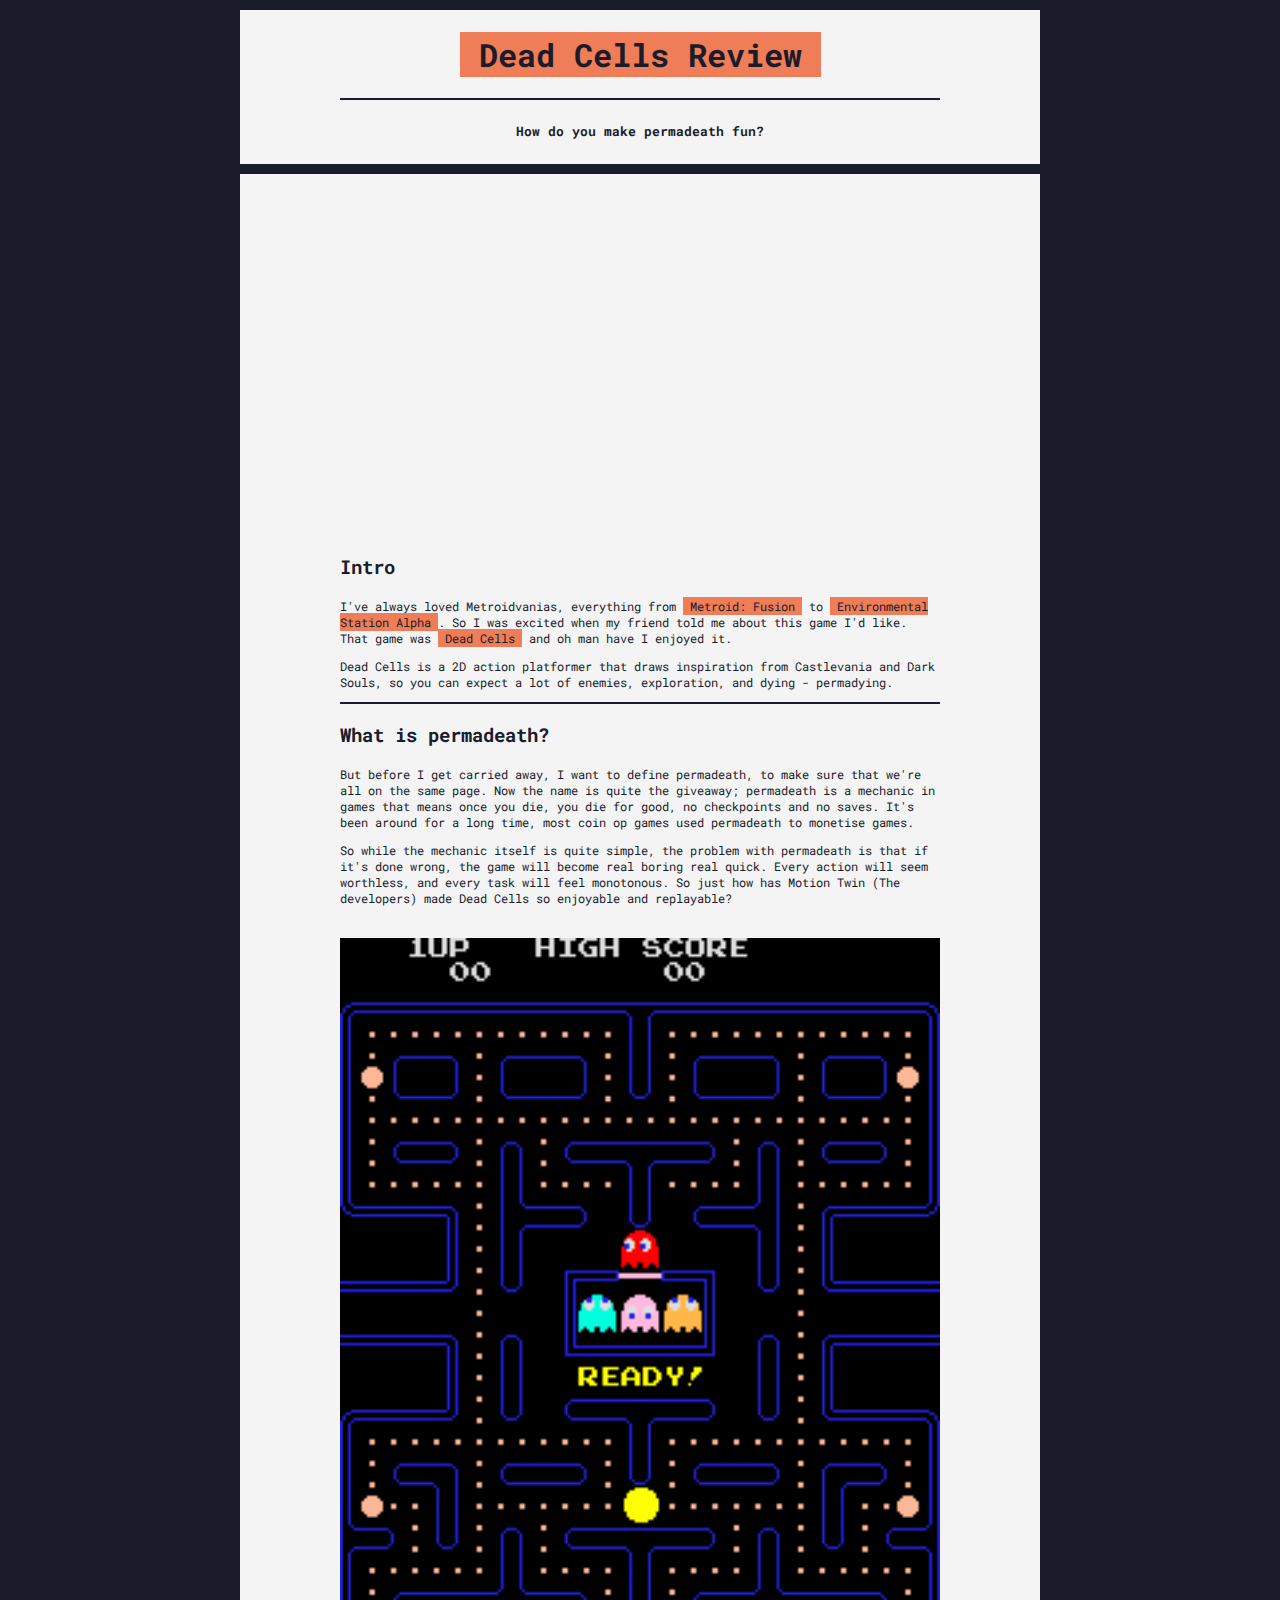
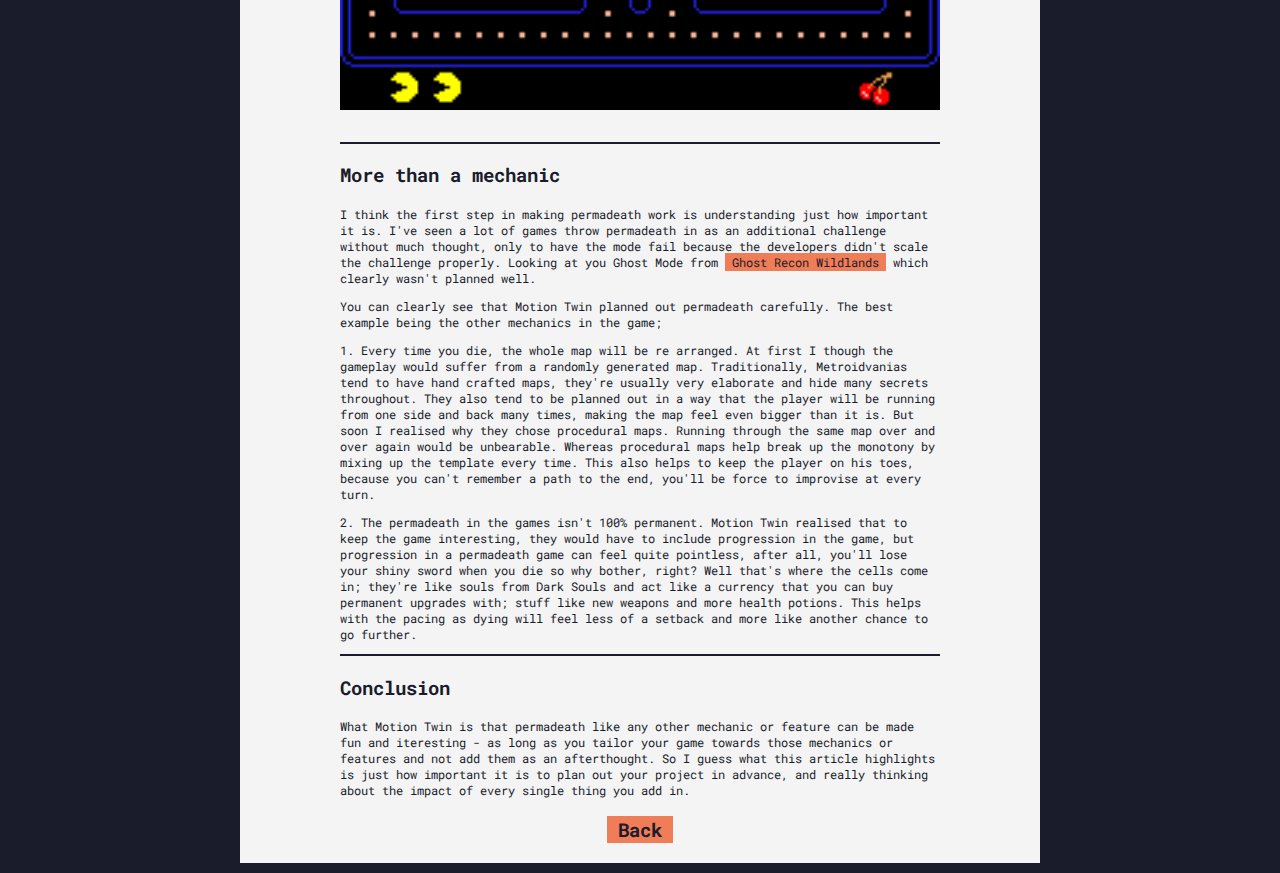
<file: articles/dead_cells_review.html>
<!DOCTYPE html>
<html lang="en">
<head>
	<meta charset="UTF-8">
	<title>Dead Cells Review | GVolve</title>
	<link rel="stylesheet" href="../styles/main.css">
    <link href="https://fonts.googleapis.com/css?family=Roboto+Mono:500,700" rel="stylesheet">
</head>
<body class="darkBg">
<div class="lightBg section">
    <h1><mark class="orangeBg">Dead Cells Review</mark></h1>
    <hr>
    <h5>How do you make permadeath fun?</h5>
</div>
<div class="lightBg section">
    <iframe class="borderOrange" width="560" height="315" src="https://www.youtube-nocookie.com/embed/Q1ZGq1mk1KM" allow="accelerometer; autoplay; encrypted-media; gyroscope; picture-in-picture" allowfullscreen></iframe>
    <div class="left">
        <h3>Intro</h3>
        <p>
            I've always loved Metroidvanias, everything from
            <a class="orangeBg" href="https://en.wikipedia.org/wiki/Metroid_Fusion">Metroid: Fusion</a> to
            <a class="orangeBg" href="https://store.steampowered.com/app/350070/Environmental_Station_Alpha/">Environmental Station Alpha</a>.
            So I was excited when my friend told me about this game I'd like. That game was
            <a class="orangeBg" href="https://dead-cells.com/">Dead Cells</a> and oh man have I enjoyed it.
        </p>
        <p>
            Dead Cells is a 2D action platformer that draws inspiration from Castlevania and Dark Souls, so you can
            expect a lot of enemies, exploration, and dying - permadying.
        </p>
        <hr>
        <h3>What is permadeath?</h3>
        <p>
            But before I get carried away, I want to define permadeath, to make sure that we're all on the same
            page. Now the name is quite the giveaway; permadeath is a mechanic in games that means once you die,
            you die for good, no checkpoints and no saves. It's been around for a long time, most coin op games
            used permadeath to monetise games.
        </p>
        <p>
            So while the mechanic itself is quite simple, the problem with permadeath is that if it's done wrong,
            the game will become real boring real quick. Every action will seem worthless, and every task will feel
            monotonous. So just how has Motion Twin (The developers) made Dead Cells so enjoyable and replayable?
        </p>
        <img class="borderOrange" src="../images/pac_man.png" alt="Pac Man">
        <hr>
        <h3>More than a mechanic</h3>
        <p>
            I think the first step in making permadeath work is understanding just how important it is. I've seen a
            lot of games throw permadeath in as an additional challenge without much thought, only to have the mode
            fail because the developers didn't scale the challenge properly. Looking at you Ghost Mode from
            <a class="orangeBg" href="http://bit.ly/2GCRQds">Ghost Recon Wildlands</a>
            which clearly wasn't planned well.
        </p>
        <p>
            You can clearly see that Motion Twin planned out permadeath carefully. The best example being the other
            mechanics in the game;
        </p>
        <p>
            1. Every time you die, the whole map will be re arranged. At first I though the gameplay would suffer
            from a randomly generated map. Traditionally, Metroidvanias tend to have hand crafted maps, they're
            usually very elaborate and hide many secrets throughout. They also tend to be planned out in a way that
            the player will be running from one side and back many times, making the map feel even bigger than it
            is. But soon I realised why they chose procedural maps. Running through the same map over and over
            again would be unbearable. Whereas procedural maps help break up the monotony by mixing up the template
            every time. This also helps to keep the player on his toes, because you can't remember a path to the
            end, you'll be force to improvise at every turn.
        </p>
        <p>
            2. The permadeath in the games isn't 100% permanent. Motion Twin realised that to keep the game
            interesting, they would have to include progression in the game, but progression in a permadeath game
            can feel quite pointless, after all, you'll lose your shiny sword when you die so why bother, right?
            Well that's where the cells come in; they're like souls from Dark Souls and act like a currency that
            you can buy permanent upgrades with; stuff like new weapons and more health potions. This helps with
            the pacing as dying will feel less of a setback and more like another chance to go further.
        </p>
        <hr>
        <h3>Conclusion</h3>
        <p>
            What Motion Twin is that permadeath like any other mechanic or feature can be made fun and iteresting - as
            long as you tailor your game towards those mechanics or features and not add them as an afterthought. So I
            guess what this article highlights is just how important it is to plan out your project in advance, and
            really thinking about the impact of every single thing you add in.
        </p>
    </div>
    <h3><a class="orangeBg" href="../index.html">Back</a></h3>
</div>
</body>
</html>
</file>
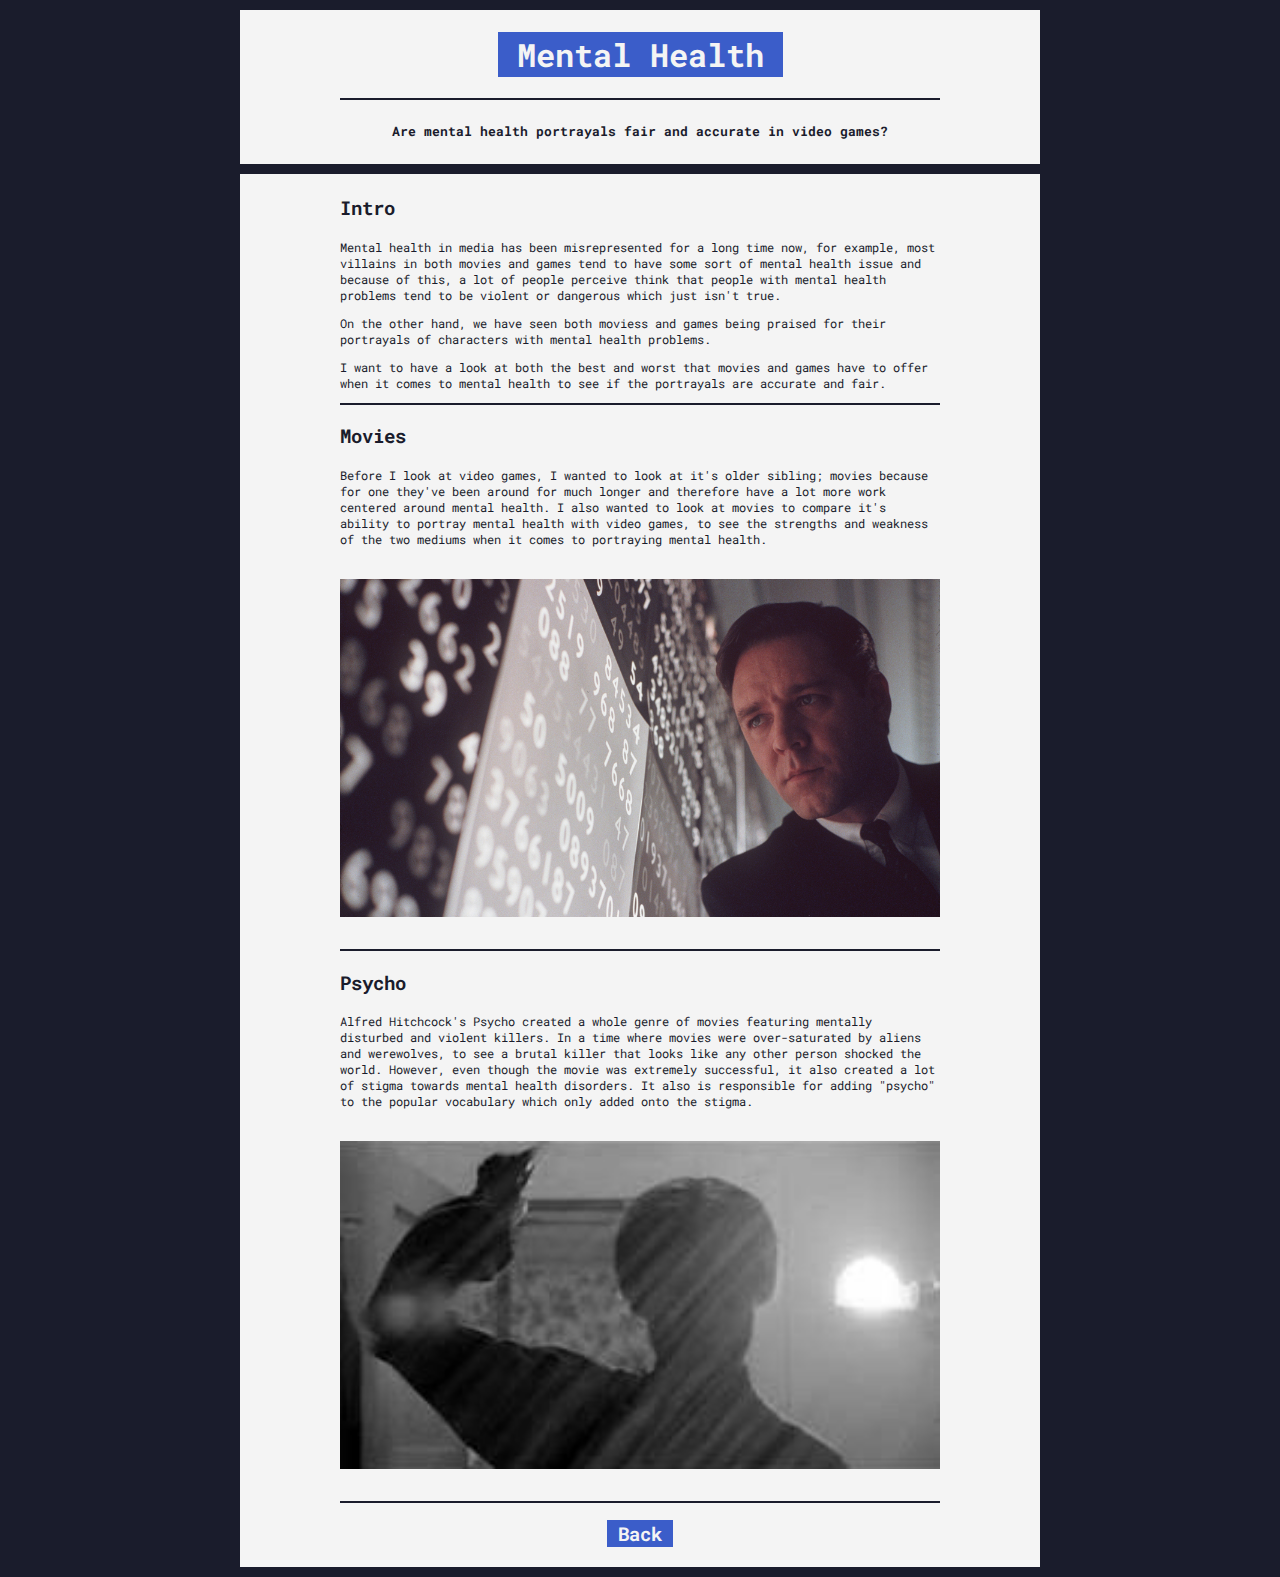
<file: articles/mental_health.html>
<!DOCTYPE html>
<html lang="en">
<head>
	<meta charset="UTF-8">
	<title>Mental Health | GVolve</title>
	<link rel="stylesheet" href="../styles/main.css">
    <link href="https://fonts.googleapis.com/css?family=Roboto+Mono:500,700" rel="stylesheet">
</head>
<body class="darkBg">
<div class="lightBg section">
    <h1><mark class="blueBg">Mental Health</mark></h1>
    <hr>
    <h5>Are mental health portrayals fair and accurate in video games?</h5>
</div>
<div class="lightBg section">
    <div class="left">
        <h3>Intro</h3>
        <p>
            Mental health in media has been misrepresented for a long time now, for example, most villains in both
            movies and games tend to have some sort of mental health issue and because of this, a lot of people
            perceive think that people with mental health problems tend to be violent or dangerous which just isn't
            true.
        </p>
        <p>
            On the other hand, we have seen both moviess and games being praised for their portrayals of characters
            with mental health problems.
        </p>
        <p>
            I want to have a look at both the best and worst that movies and games have to offer when it comes to
            mental health to see if the portrayals are accurate and fair.
        </p>
        <hr>
        <h3>Movies</h3>
        <p>
            Before I look at video games, I wanted to look at it's older sibling; movies because for one they've
            been around for much longer and therefore have a lot more work centered around mental health. I also
            wanted to look at movies to compare it's ability to portray mental health with video games, to see the
            strengths and weakness of the two mediums when it comes to portraying mental health.
        </p>
        <img src="../images/aBeautifulMind.jpeg" alt="A Beautiful Mind">
        <hr>
        <h3>Psycho</h3>
        <p>
            Alfred Hitchcock's Psycho created a whole genre of movies featuring mentally disturbed and violent
            killers. In a time where movies were over-saturated by aliens and werewolves, to see a brutal killer that
            looks like any other person shocked the world. However, even though the movie was extremely successful, it
            also created a lot of stigma towards mental health disorders. It also is responsible for adding "psycho" to
            the popular vocabulary which only added onto the stigma.
        </p>
        <img src="../images/psycho.jpg" alt="Psycho">
        <hr>
    </div>
    <h3><a class="blueBg" href="../index.html">Back</a></h3>
</div>
</body>
</html>
</file>
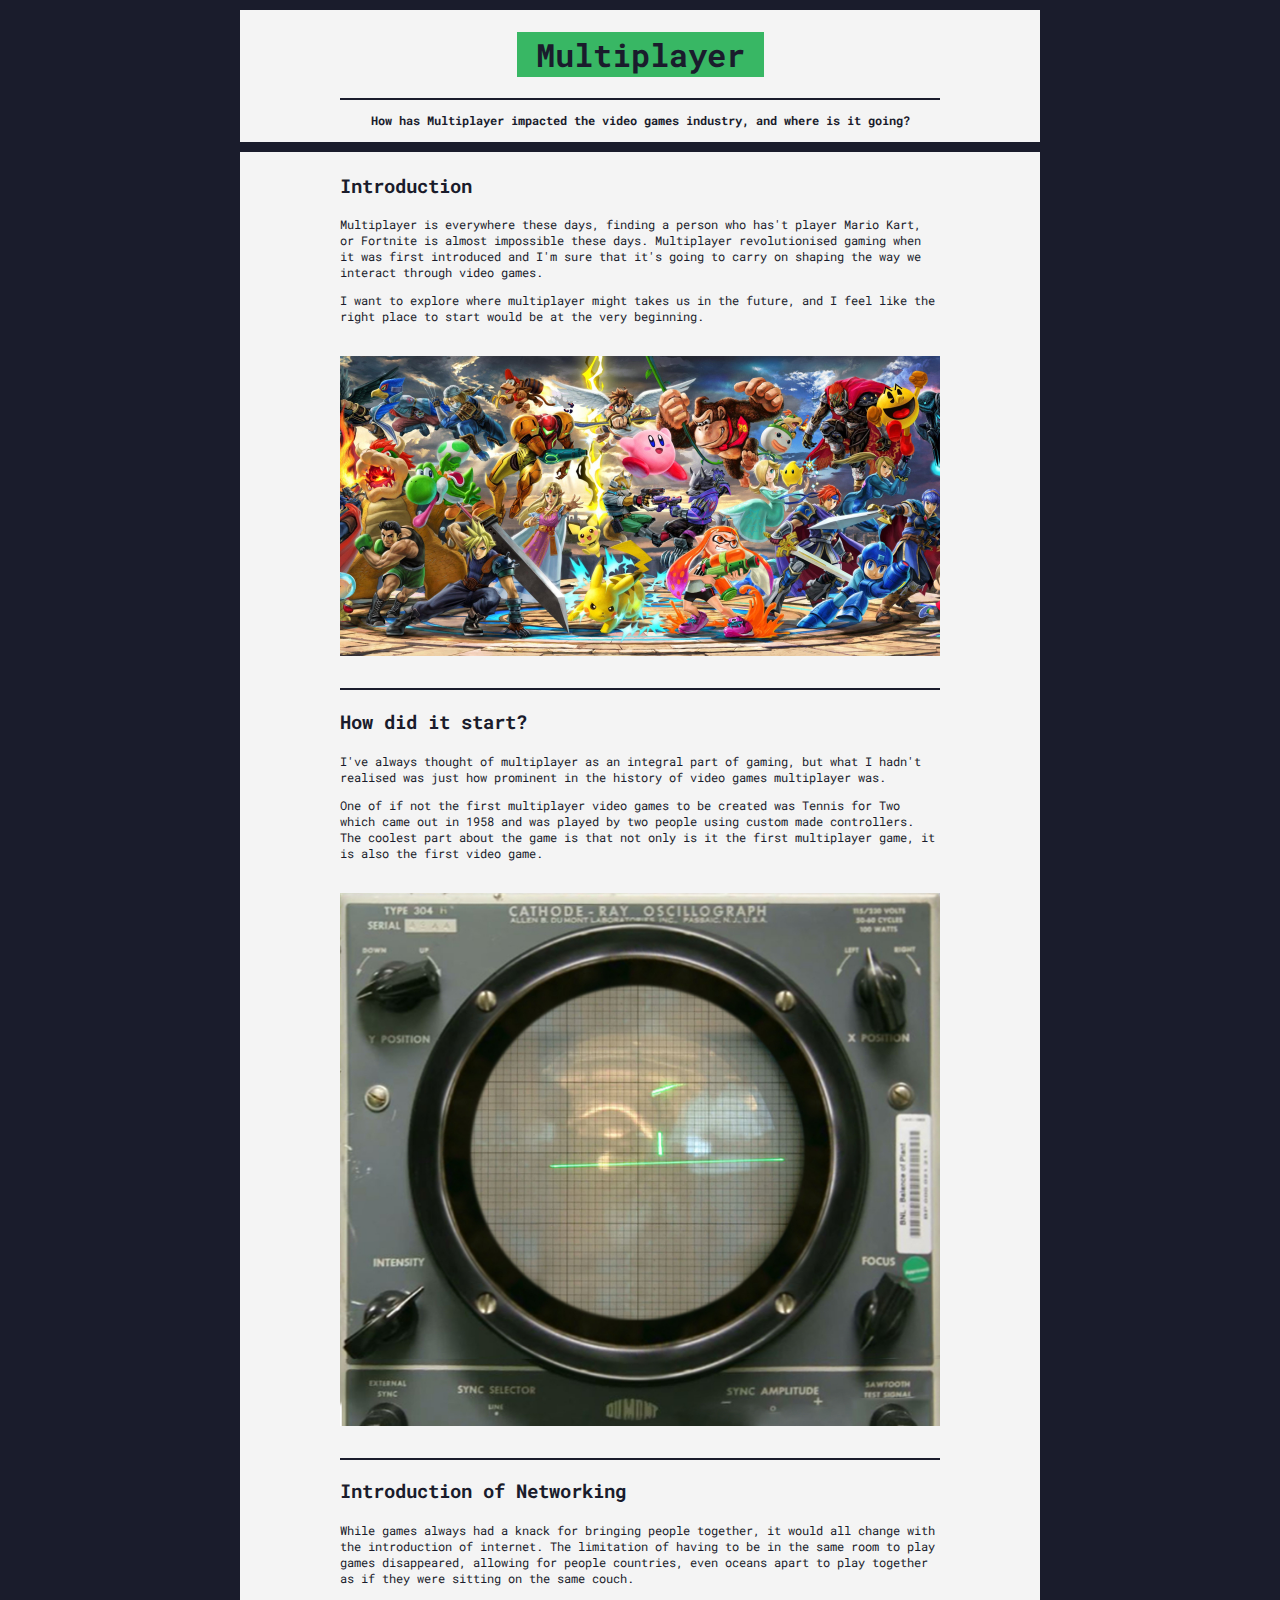
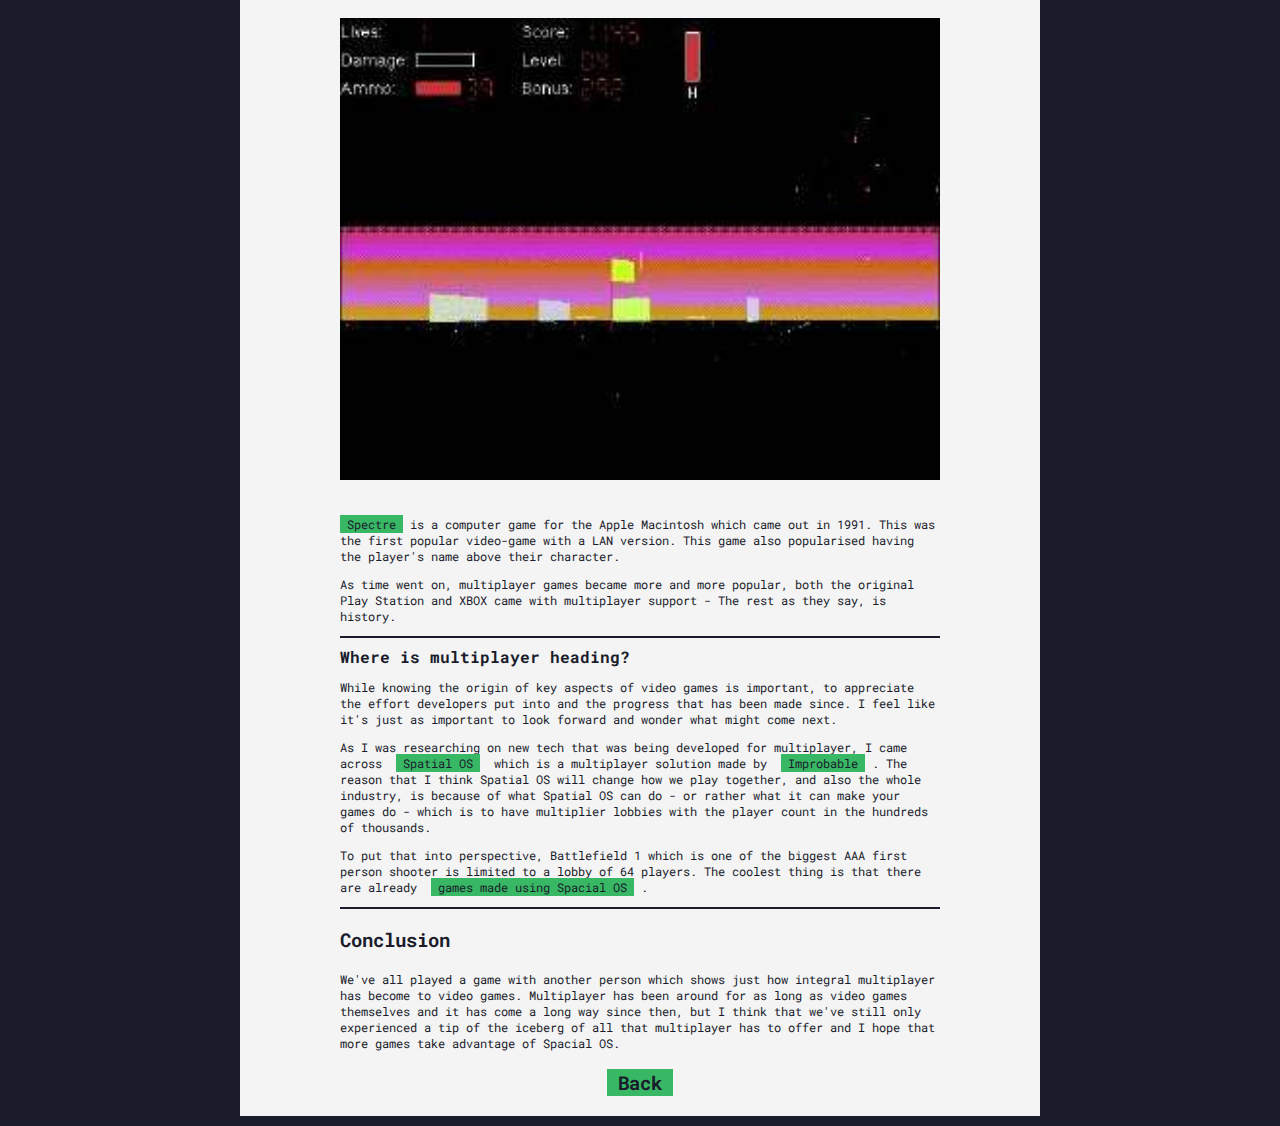
<file: articles/multiplayer.html>
<!DOCTYPE html>
<html lang="en">
<head>
    <meta charset="UTF-8">
    <title>Multiplayer | GVolve</title>
    <link rel="stylesheet" href="../styles/main.css">
    <link href="https://fonts.googleapis.com/css?family=Roboto+Mono:500,700" rel="stylesheet">
</head>
<body class="darkBg">
<div class="lightBg section">
    <h1><mark class="greenBg">Multiplayer</mark></h1>
    <hr class="borderGreen">
    <p><strong>How has Multiplayer impacted the video games industry, and where is it going?</strong></p>
</div>
<div class="lightBg section">
    <div class="left">
        <h3>Introduction</h3>
        <p>
            Multiplayer is everywhere these days, finding a person who has't player Mario Kart, or Fortnite is
            almost impossible these days. Multiplayer revolutionised gaming when it was first introduced and I'm
            sure that it's going to carry on shaping the way we interact through video games.
        </p>
        <p>
            I want to explore where multiplayer might takes us in the future, and I feel like the right place to
            start would be at the very beginning.
        </p>
        <img src="../images/superSmashBrosUltimate.jpeg" alt="Super Smash Bros Ultimate">
        <hr>
        <h3>How did it start?</h3>
        <p>
            I've always thought of multiplayer as an integral part of gaming, but what I hadn't realised was just
            how prominent in the history of video games multiplayer was.
        </p>
        <p>
            One of if not the first multiplayer video games to be created was Tennis for Two which came out in 1958
            and was played by two people using custom made controllers. The coolest part about the game is that not
            only is it the first multiplayer game, it is also the first video game.
        </p>
        <img src="../images/tennis_for_two.jpg" alt="Tennis for Two">
        <hr>
        <h3>Introduction of Networking</h3>
        <p>
            While games always had a knack for bringing people together, it would all change with the introduction
            of internet. The limitation of having to be in the same room to play games disappeared, allowing for
            people countries, even oceans apart to play together as if they were sitting on the same couch.
        </p>
        <img class="borderGreen" src="../images/spectre.jpg" alt="Spectre">
        <p>
            <a class="greenBg" href="https://en.wikipedia.org/wiki/Spectre_(video_game)">Spectre</a> is a computer game for the Apple Macintosh which came out in 1991. This was the first popular
            video-game with a LAN version. This game also popularised having the player's name above their
            character.
        </p>
        <p>
            As time went on, multiplayer games became more and more popular, both the original Play Station and XBOX
            came with multiplayer support - The rest as they say, is history.
        </p>
        <hr class="borderGreen">
        <strong>Where is multiplayer heading?</strong>
        <p>
            While knowing the origin of key aspects of video games is important, to appreciate the effort developers
            put into and the progress that has been made since. I feel like it's just as important to look forward
            and wonder what might come next.
        </p>
        <p>
            As I was researching on new tech that was being developed for multiplayer, I came across
            <a href="https://improbable.io/spatialos"><mark class="greenBg">Spatial OS</mark></a>
            which is a multiplayer solution made by
            <a href="https://improbable.io"><mark class="greenBg">Improbable</mark></a>.
            The reason that I think Spatial OS will change how we
            play together, and also the whole industry, is because of what Spatial OS can do - or rather what it can make
            your games do - which is to have multiplier lobbies with the player count in the hundreds of thousands.
        </p>
        <p>
            To put that into perspective, Battlefield 1 which is one of the biggest AAA first person shooter is limited
            to a lobby of 64 players. The coolest thing is that there are already
            <a href="https://improbable.io/use-cases"><mark class="greenBg">games made using Spacial OS</mark></a>.
        </p>
        <hr>
        <h3>Conclusion</h3>
        <p>
            We've all played a game with another person which shows just how integral multiplayer has become to video games.
            Multiplayer has been around for as long as video games themselves and it has come a long way since then, but
            I think that we've still only experienced a tip of the iceberg of all that multiplayer has to offer and I hope
            that more games take advantage of Spacial OS.
        </p>
    </div>
    <h3><a class="greenBg" href="../index.html">Back</a></h3>
</div>
</body>
</html>
</file>
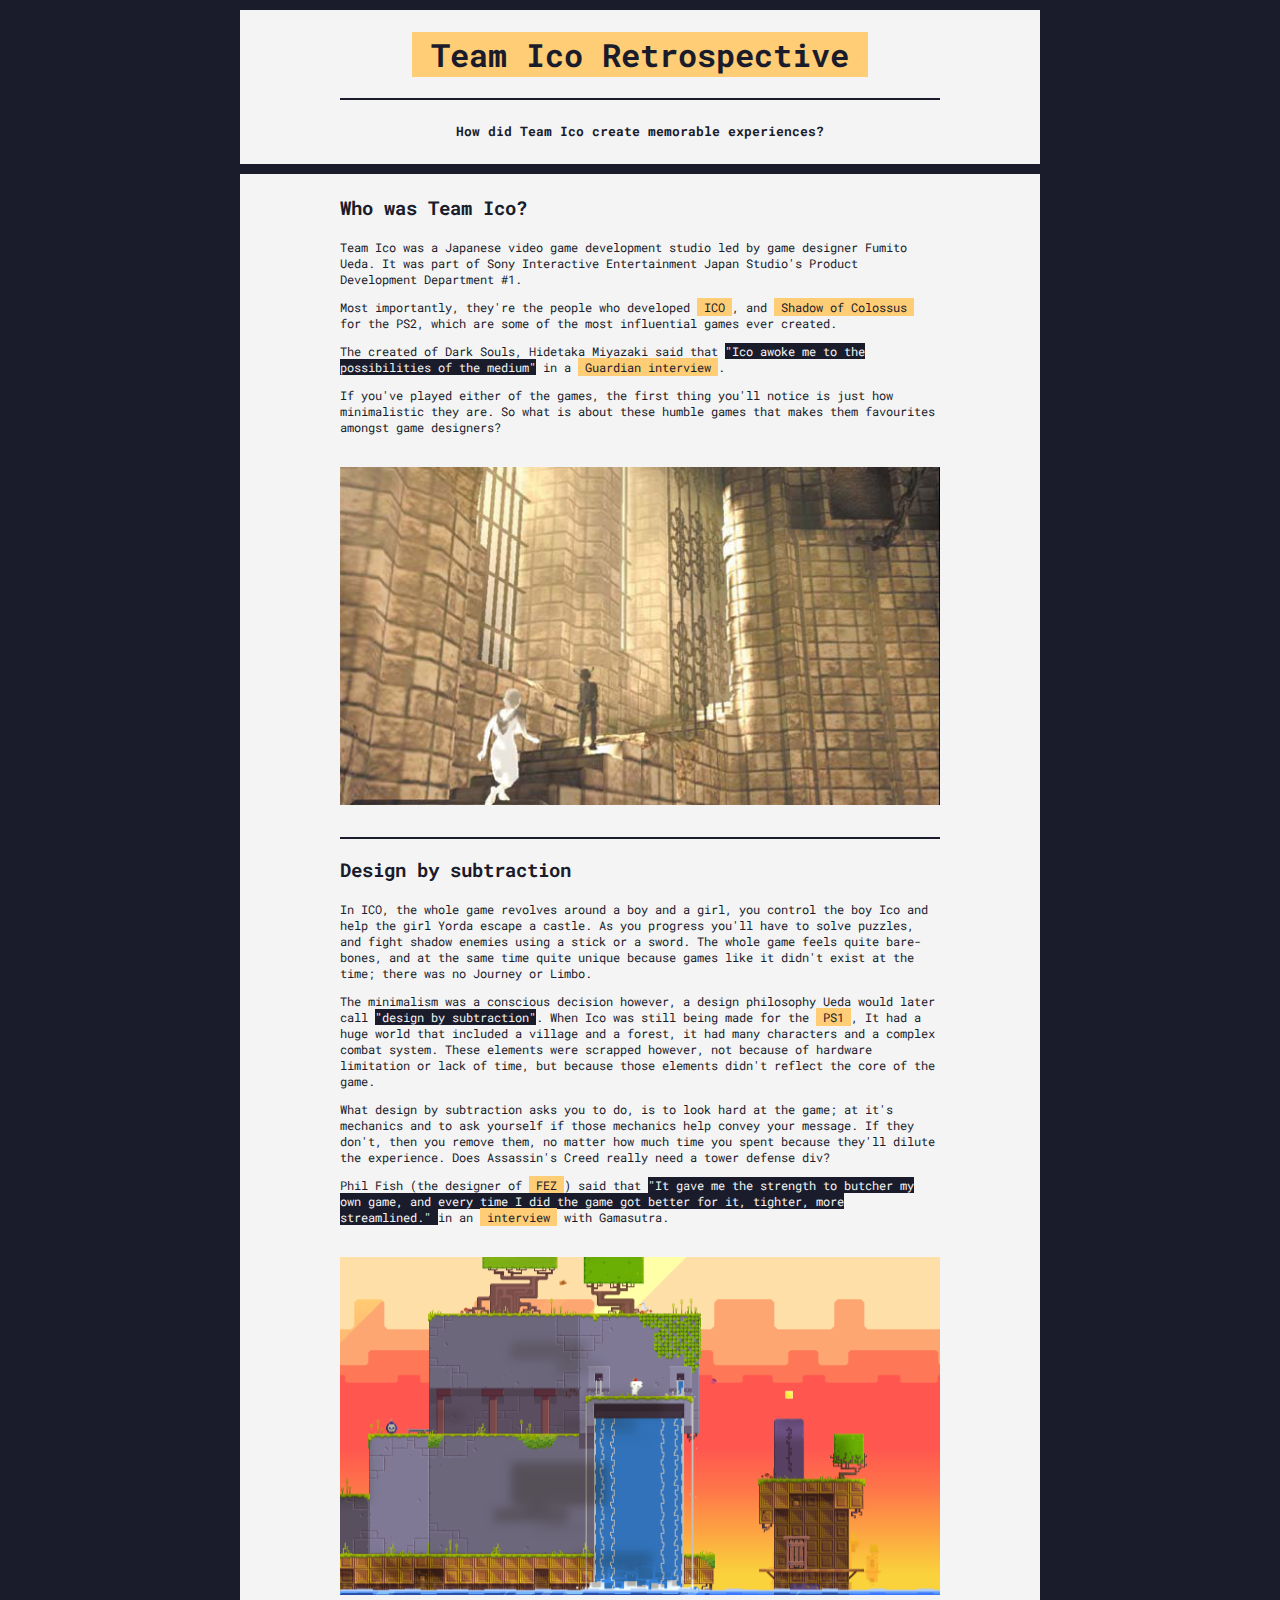
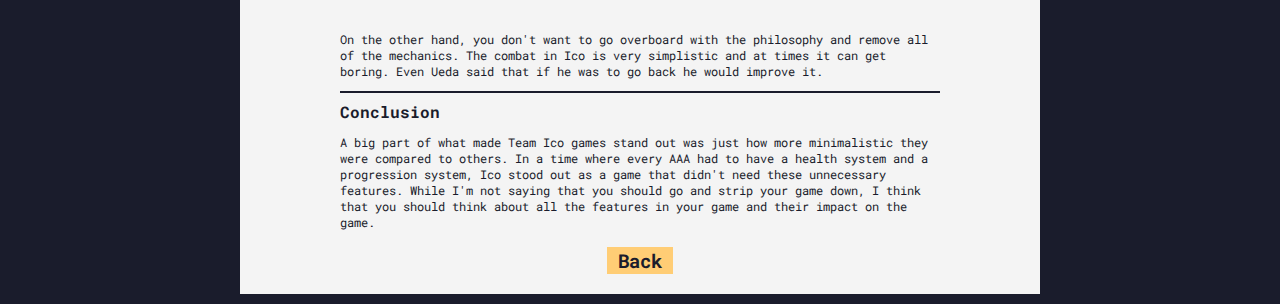
<file: articles/team_ico_retrospective.html>
<!DOCTYPE html>
<html lang="en">
<head>
    <meta charset="UTF-8">
    <title>Team Ico Retrospective | GVolve</title>
    <link rel="stylesheet" href="../styles/main.css">
    <link href="https://fonts.googleapis.com/css?family=Roboto+Mono:500,700" rel="stylesheet">
</head>
<body class="darkBg">
<div class="lightBg section">
    <h1><mark class="yellowBg">Team Ico Retrospective</mark></h1>
    <hr>
    <h5>How did Team Ico create memorable experiences?</h5>
</div>
<div class="lightBg section">
    <div class="left">
        <h3>Who was Team Ico?</h3>
        <p>
            Team Ico was a Japanese video game development studio led by game designer Fumito Ueda. It was part of
            Sony Interactive Entertainment Japan Studio's Product Development Department #1.
        </p>
        <p>
            Most importantly, they're the people who developed
            <a class="yellowBg" href="https://en.wikipedia.org/wiki/Ico">ICO</a>, and
            <a class="yellowBg" href="https://www.playstation.com/en-us/games/shadow-of-the-colossus-ps4/">Shadow of Colossus</a>
            for the PS2, which are some of the most influential games ever created.
        </p>
        <p>
            The created of Dark Souls, Hidetaka Miyazaki said that <span class="darkBg">"Ico awoke me to the
                possibilities of the medium"</span> in a
            <a class="yellowBg" href="https://www.theguardian.com/technology/2015/mar/31/bloodborne-dark-souls-creator-hidetaka-miyazaki-interview">Guardian interview</a>.
        </p>
        <p>
            If you've played either of the games, the first thing you'll notice is just how minimalistic they are.
            So what is about these humble games that makes them favourites amongst game designers?
        </p>
        <img src="../images/ico_game_0.jpg" alt="Ico by Team ICO">
        <hr>
        <h3>Design by subtraction</h3>
        <p>
            In ICO, the whole game revolves around a boy and a girl, you control the boy Ico and help the girl Yorda
            escape a castle. As you progress you'll have to solve puzzles, and fight shadow enemies using a
            stick or a sword. The whole game feels quite bare-bones, and at the same time quite unique because games
            like it didn't exist at the time; there was no Journey or Limbo.
        </p>
        <p>
            The minimalism was a conscious decision however, a design philosophy Ueda would later call
            <span class="darkBg">"design by subtraction"</span>. When Ico was still being made for the
            <a class="yellowBg" href="https://youtu.be/IQrC6JCHsic">PS1</a>,
            It had a huge world that included a village and a forest, it had many characters and a complex combat
            system. These elements were scrapped however, not because of hardware limitation or lack of time, but
            because those elements didn't reflect the core of the game.
        </p>
        <p>
            What design by subtraction asks you to do, is to look hard at the game; at it's mechanics and to ask
            yourself if those mechanics help convey your message. If they don't, then you remove them, no matter how
            much time you spent because they'll dilute the experience. Does Assassin's Creed really need a tower
            defense div?
        </p>
        <p>
            Phil Fish (the designer of <a class="yellowBg" href="http://www.fezgame.com/">FEZ</a>) said that
            <span class="darkBg">
                "It gave me the strength to butcher my own game, and every time I did the game got better for it,
                tighter, more streamlined."
            </span> in an
            <a class="yellowBg" href="https://www.gamasutra.com/view/news/127312/How_Polytrons_Fez_Was_Inspired_By_Uedas_Ico.php">interview</a>
            with Gamasutra.
        </p>
        <img class="borderYellow" src="../images/fez.png" alt="FEZ">
        <p>
            On the other hand, you don't want to go overboard with the philosophy and remove all of the mechanics.
            The combat in Ico is very simplistic and at times it can get boring. Even Ueda said that if he was to
            go back he would improve it.
        </p>
        <hr class="borderYellow">
        <strong>Conclusion</strong>
        <p>
            A big part of what made Team Ico games stand out was just how more minimalistic they were compared to others.
            In a time where every AAA had to have a health system and a progression system, Ico stood out as a game that
            didn't need these unnecessary features. While I'm not saying that you should go and strip your game down, I
            think that you should think about all the features in your game and their impact on the game.
        </p>
    </div>
    <h3><a class="yellowBg" href="../index.html">Back</a></h3>
</div>
</body>
</html>
</file>
<file: styles/main.css>
:root {
    --dark: #1a1c2c;
    --light: #f4f4f4;
    --red: #b13e53;
    --orange: #ef7d57;
    --yellow: #ffcd75;
    --green: #38b764;
    --blue: #3b5dc9;
    --purple: #5d275d;
}

* {
    font-family: 'Roboto Mono', monospace;
}

p {
    padding: 0;
    font-size: 12px;
}

mark, a {padding: 1px 1ch}

hr, .script{
    border: 1px var(--dark) solid;
}

img, iframe {
    width: 100%;
    border: none;
    padding: 20px 0;
}

/*.script::first-line {line-height: 0}*/

a {
    text-decoration: none;
}

.click {
    cursor: pointer;
}

.section {
    max-width: 600px;
    padding: 2px 100px;
    margin: 10px auto;
    text-align: center;
}

.left {text-align: left}
.float-left {float: left}
.float-right {float: right}

.tab {
    padding-left: 4ch;
    border-left: 2px var(--dark) solid;
}

.script {
    tab-size: 4;
    padding: 1ch;
    border-width: 2px;
    white-space: pre-wrap;
    width: 100%;
    display: block;
}

.darkBg, ::selection {background-color: var(--dark);color: var(--light)}
.lightBg {background-color: var(--light);color: var(--dark)}
.redBg {background-color: var(--red);color: var(--light)}
.orangeBg {background-color: var(--orange);color: var(--dark)}
.yellowBg {background-color: var(--yellow);color: var(--dark)}
.greenBg {background-color: var(--green);color: var(--dark)}
.blueBg {background-color: var(--blue);color: var(--light)}
.purpleBg {background-color: var(--purple);color: var(--light)}
</file>
